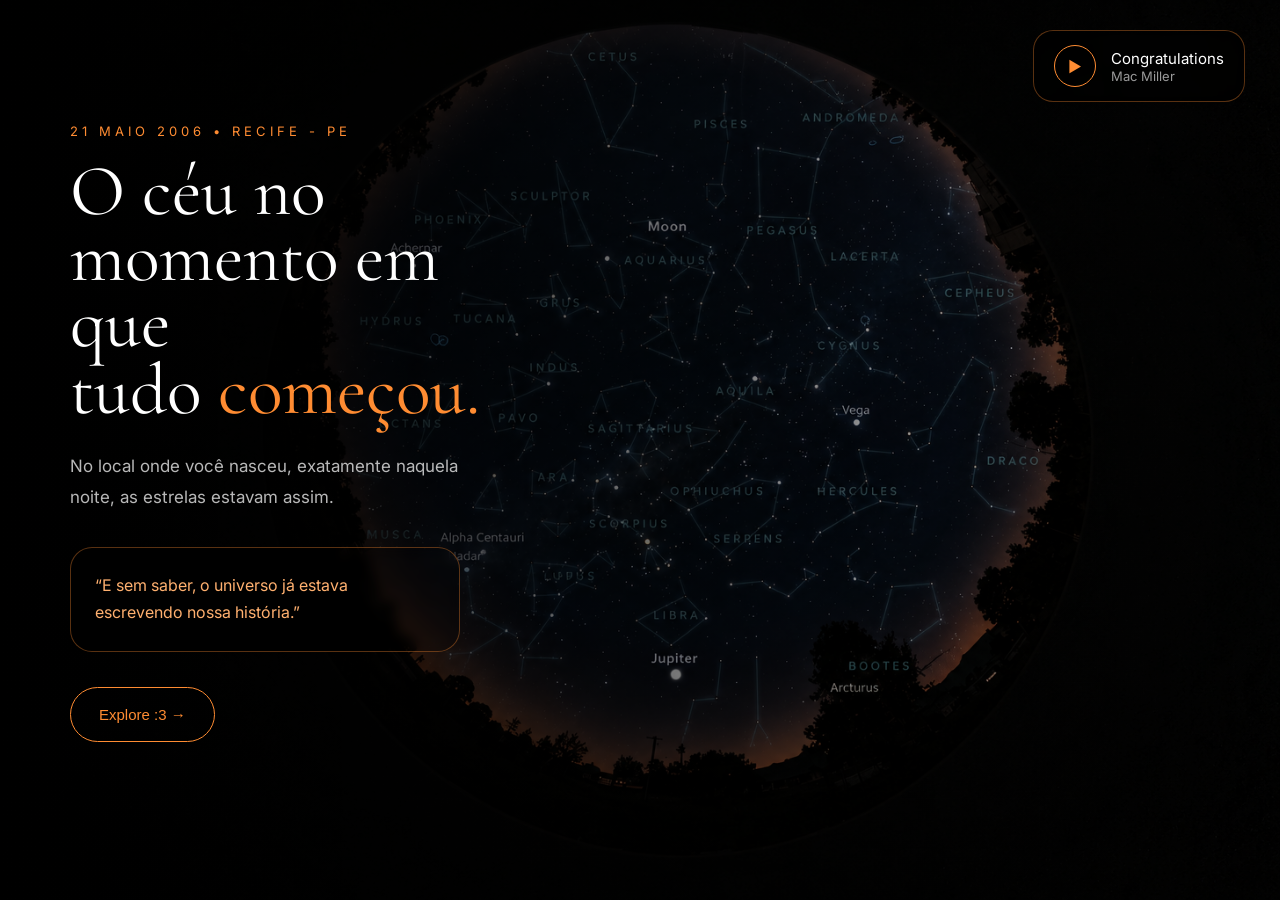
<file: index.html>
<!DOCTYPE html>
<html lang="pt-BR">

<head>
    <meta charset="UTF-8">
    <meta name="viewport" content="width=device-width, initial-scale=1.0">

    <title>21.05</title>

    <!-- Fontes -->
    <link href="https://fonts.googleapis.com/css2?family=Cormorant+Garamond:wght@300;400;600&family=Inter:wght@300;400&display=swap" rel="stylesheet">

    <!-- CSS -->
    <link rel="stylesheet" href="./style3.css">
</head>

<body>

    <!-- Overlay escuro -->
    <div class="overlay"></div>

    <!-- Player -->
    <div class="music-player" id="musicBtn">

        <div class="icon" id="icon">
            ▶
        </div>

        <div class="music-info">
            <span class="song">
                Congratulations
            </span>

            <span class="artist">
                Mac Miller
            </span>
        </div>

    </div>

    <!-- Conteúdo -->
    <div class="content">

        <span class="date">
            21 Maio 2006 • Recife - PE
        </span>

        <h1>
            O céu no<br>
            momento em que<br>
            tudo <span>começou.</span>
        </h1>

        <p class="main-text">
            No local onde você nasceu,
            exatamente naquela noite,
            as estrelas estavam assim.
        </p>

        <div class="quote">
            “E sem saber, o universo já
            estava escrevendo nossa história.”
        </div>

        <button class="explore-btn" onclick="explorar()">
            Explore :3 →
        </button>

    </div>

    <!-- Música -->
    <audio id="song">
        <source src="mac.mp3" type="audio/mp3">
    </audio>

    <!-- JavaScript -->
    <script src="javastarpage.js"></script>

</body>

</html>
</file>
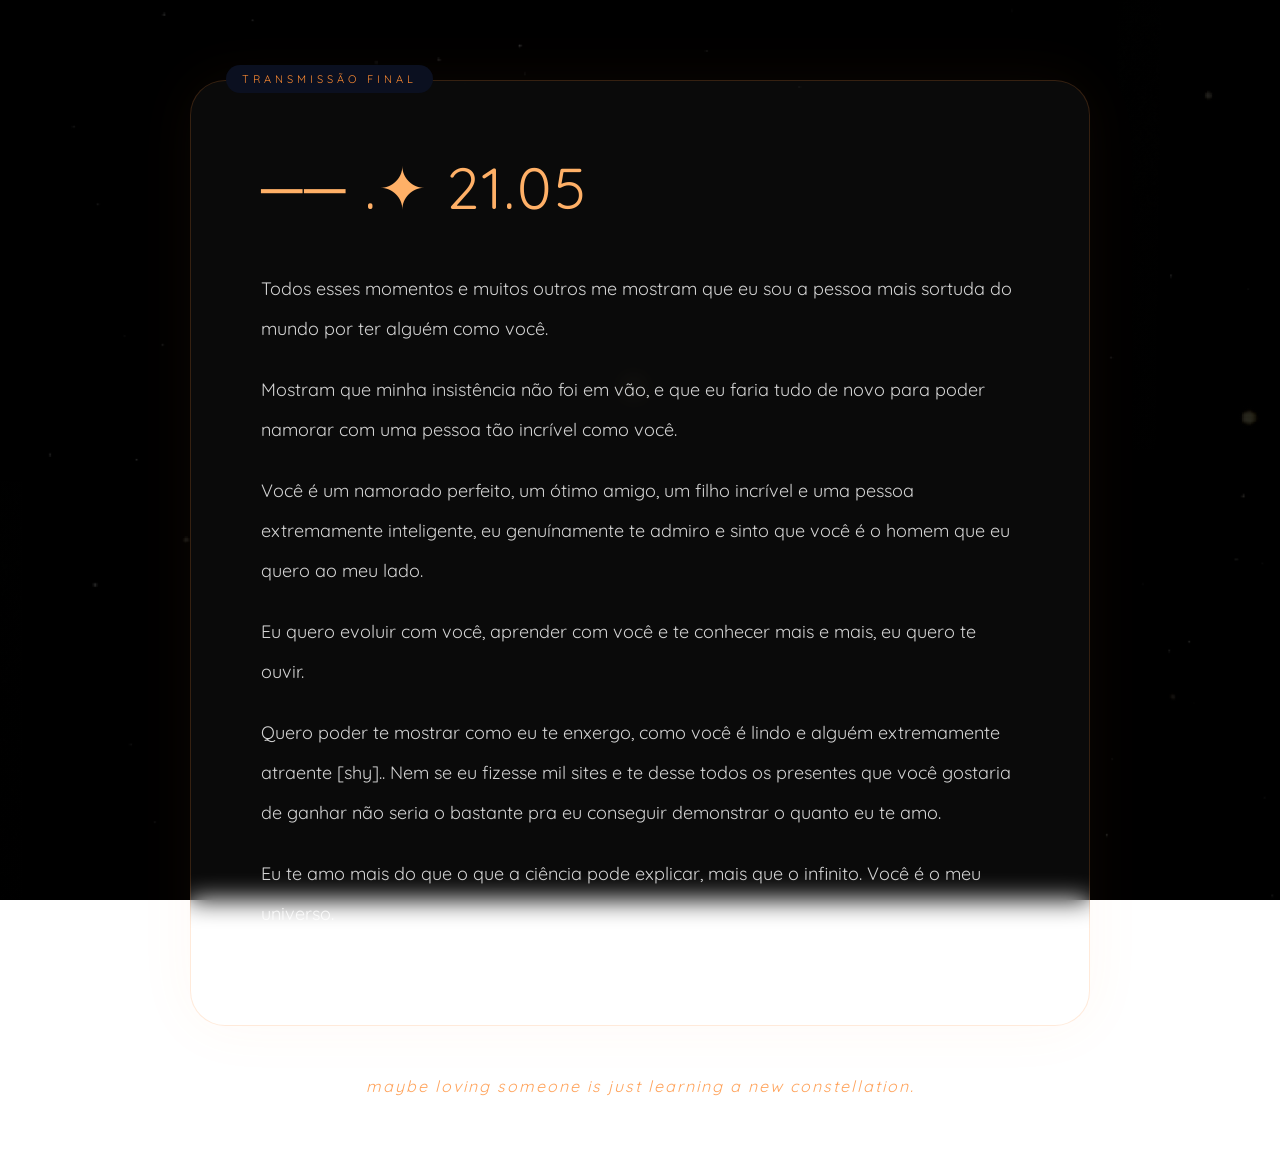
<file: carta.html>
<!DOCTYPE html>
<html lang="pt-BR">
<head>
    <meta charset="UTF-8">
    <meta name="viewport" content="width=device-width, initial-scale=1.0">
    
    <title>21.05</title>

    <link rel="preconnect" href="https://fonts.googleapis.com">
    <link rel="preconnect" href="https://fonts.gstatic.com" crossorigin>

    <link href="https://fonts.googleapis.com/css2?family=Quicksand:wght@300..700&display=swap" rel="stylesheet">
    
    <link rel="stylesheet" href="style2.css">
</head>

<body>

    <section class="carta">

        <h1>── .✦ 21.05</h1>

        <p>ㅤTodos esses momentos e muitos outros me mostram que eu sou a pessoa mais sortuda do mundo por ter alguém como você.</p>

        <p>ㅤMostram que minha insistência não foi em vão, e que eu faria tudo de novo para poder namorar com uma pessoa tão incrível como você.</p>

        <p>ㅤVocê é um namorado perfeito, um ótimo amigo, um filho incrível e uma pessoa extremamente inteligente, eu genuínamente te admiro e sinto que você é o homem que eu quero ao meu lado.</p>

        <p>ㅤEu quero evoluir com você, aprender com você e te conhecer mais e mais, eu quero te ouvir.</p>

        <p>ㅤQuero poder te mostrar como eu te enxergo, como você é lindo e alguém extremamente atraente [shy].. Nem se eu fizesse mil sites e te desse todos os presentes que você gostaria de ganhar não seria o bastante pra eu conseguir demonstrar o quanto eu te amo.</p>

        <p>ㅤEu te amo mais do que o que a ciência pode explicar, mais que o infinito. Você é o meu universo.</p>

    </section>

    <p class="final-line">
        maybe loving someone is just learning a new constellation.
    </p>

</body>
</html>
</file>
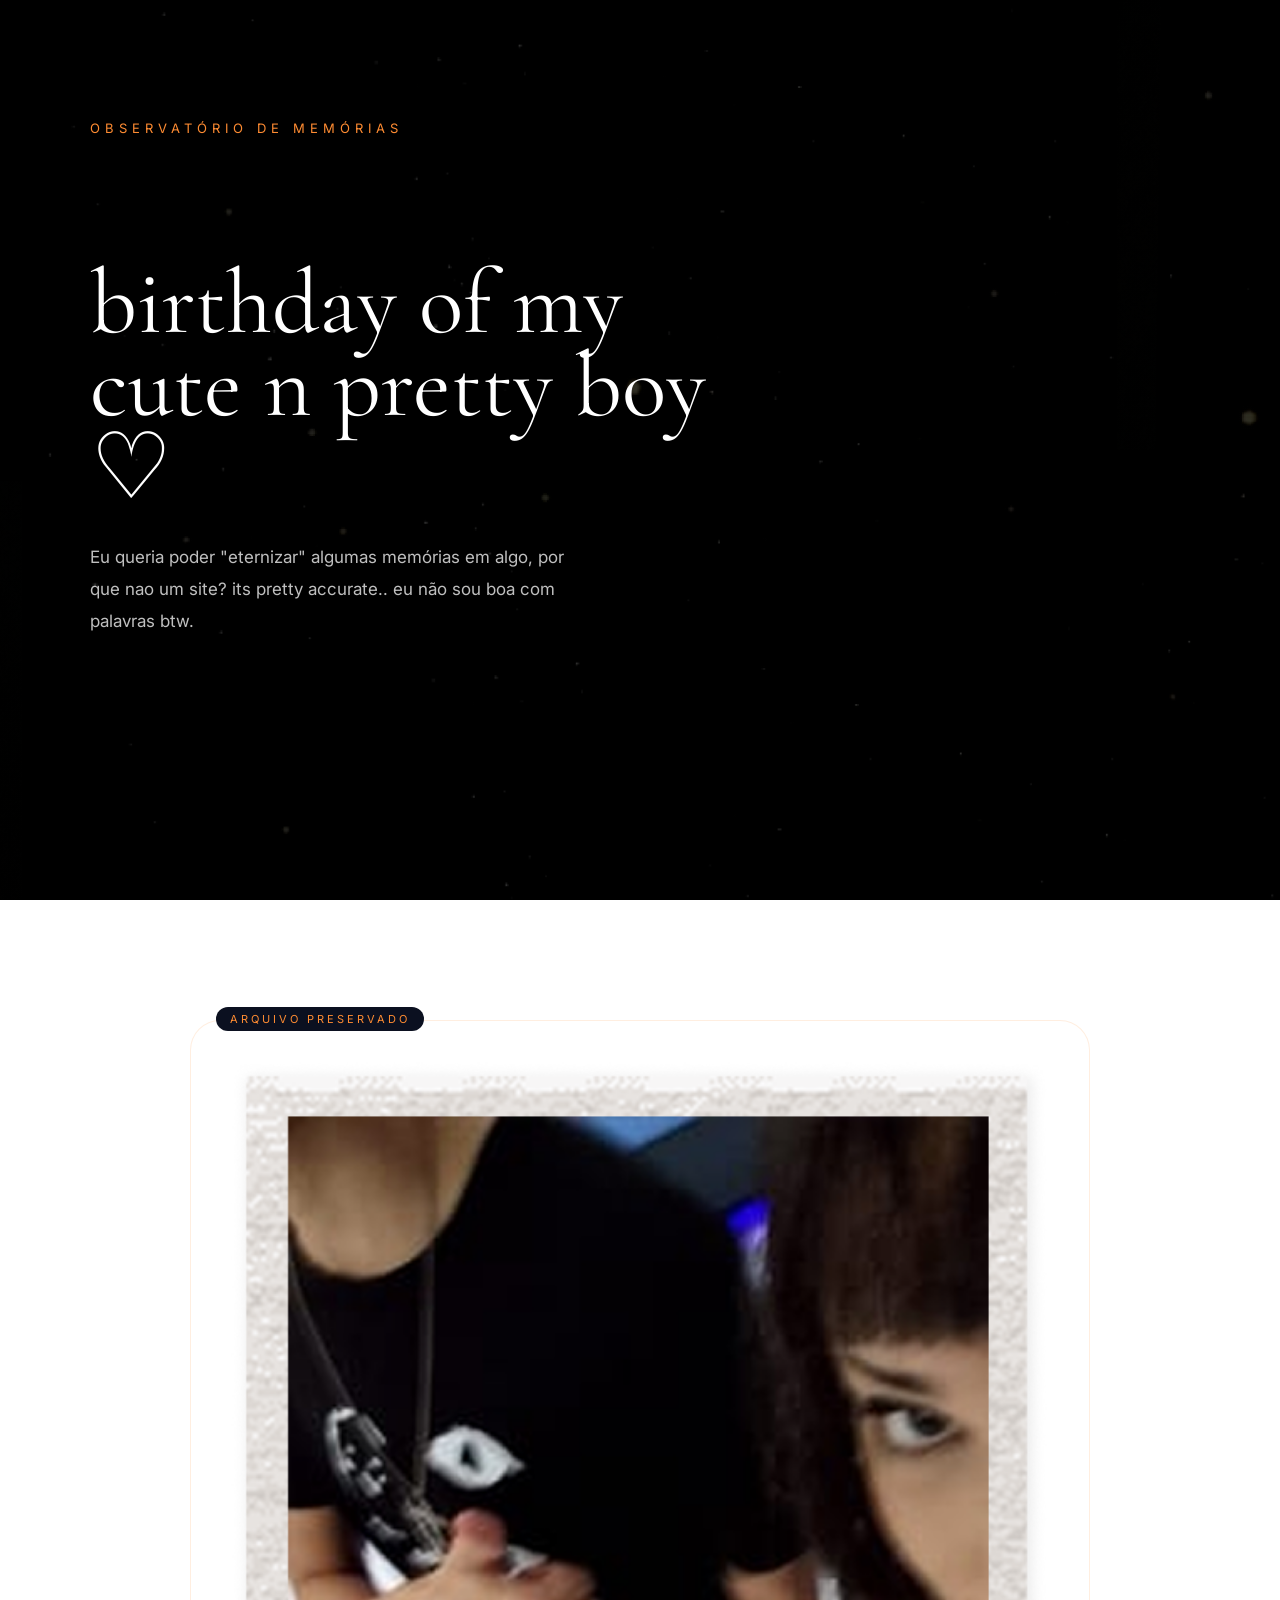
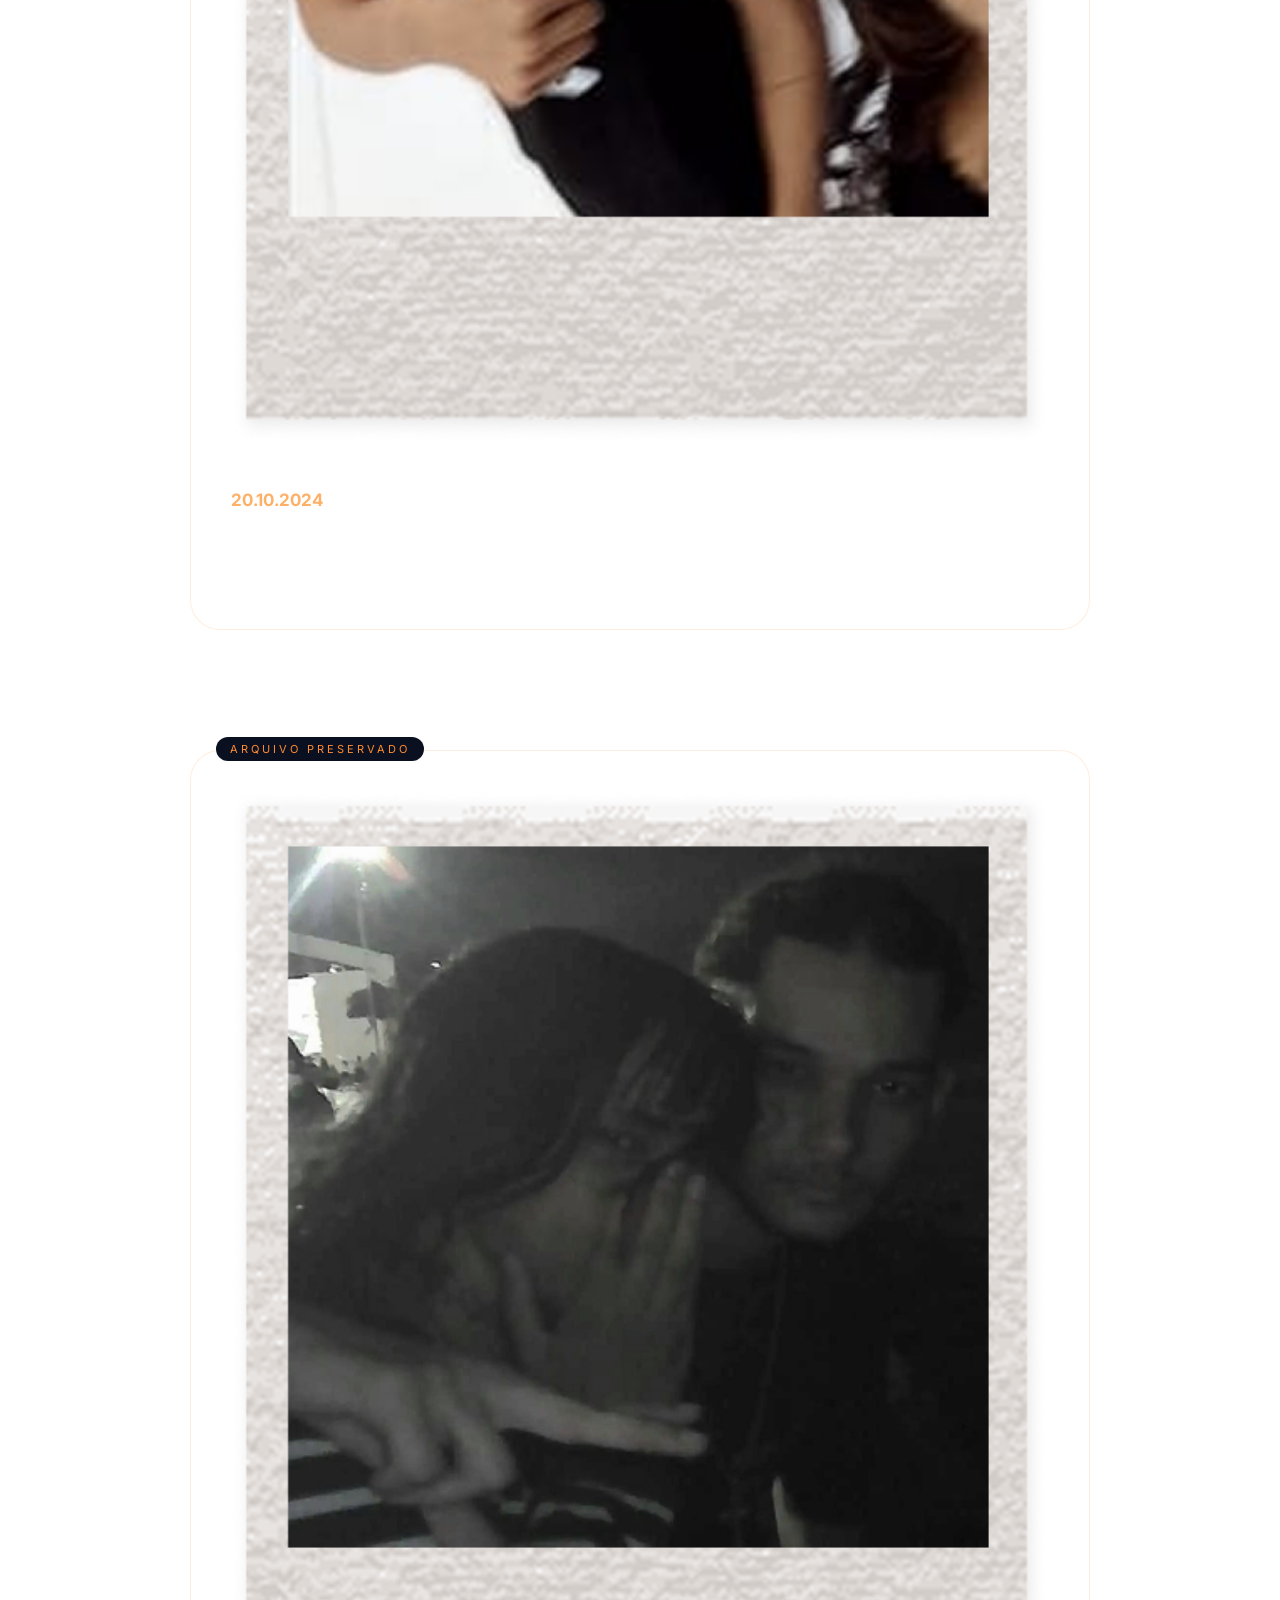
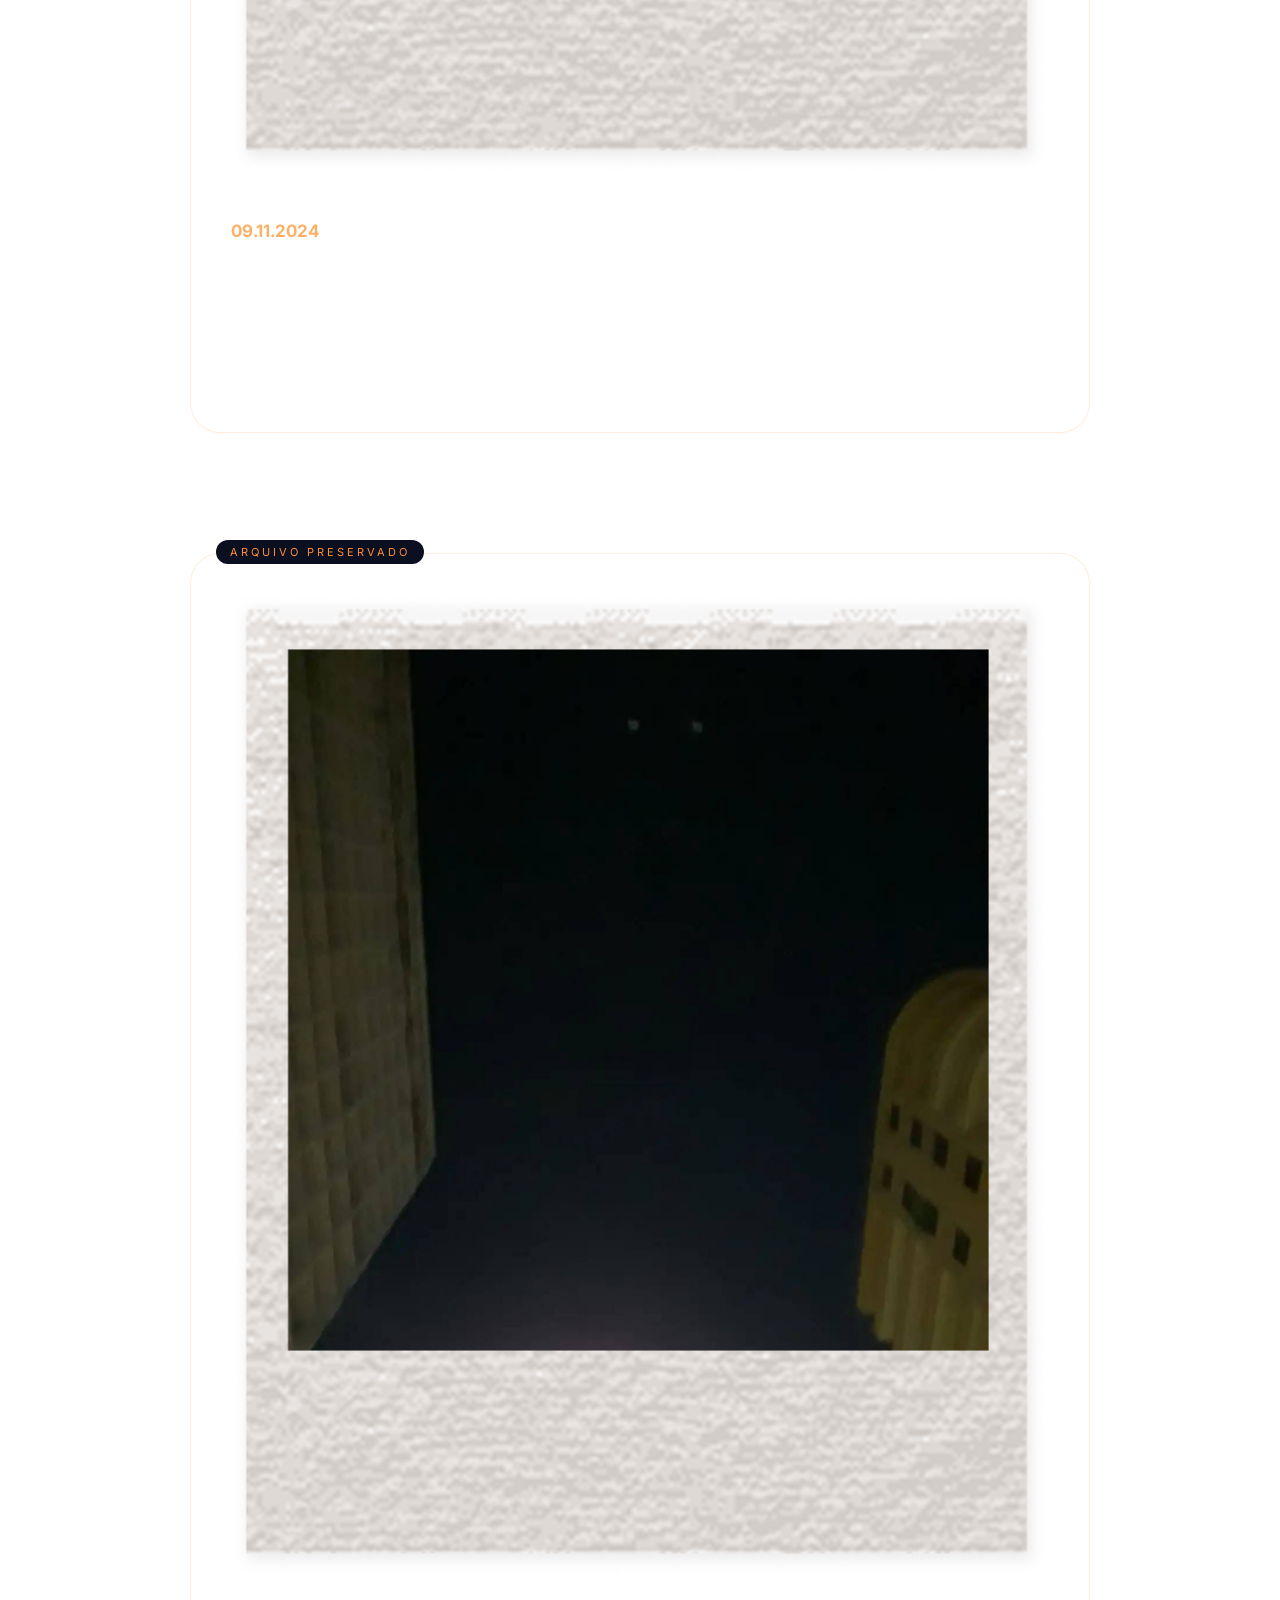
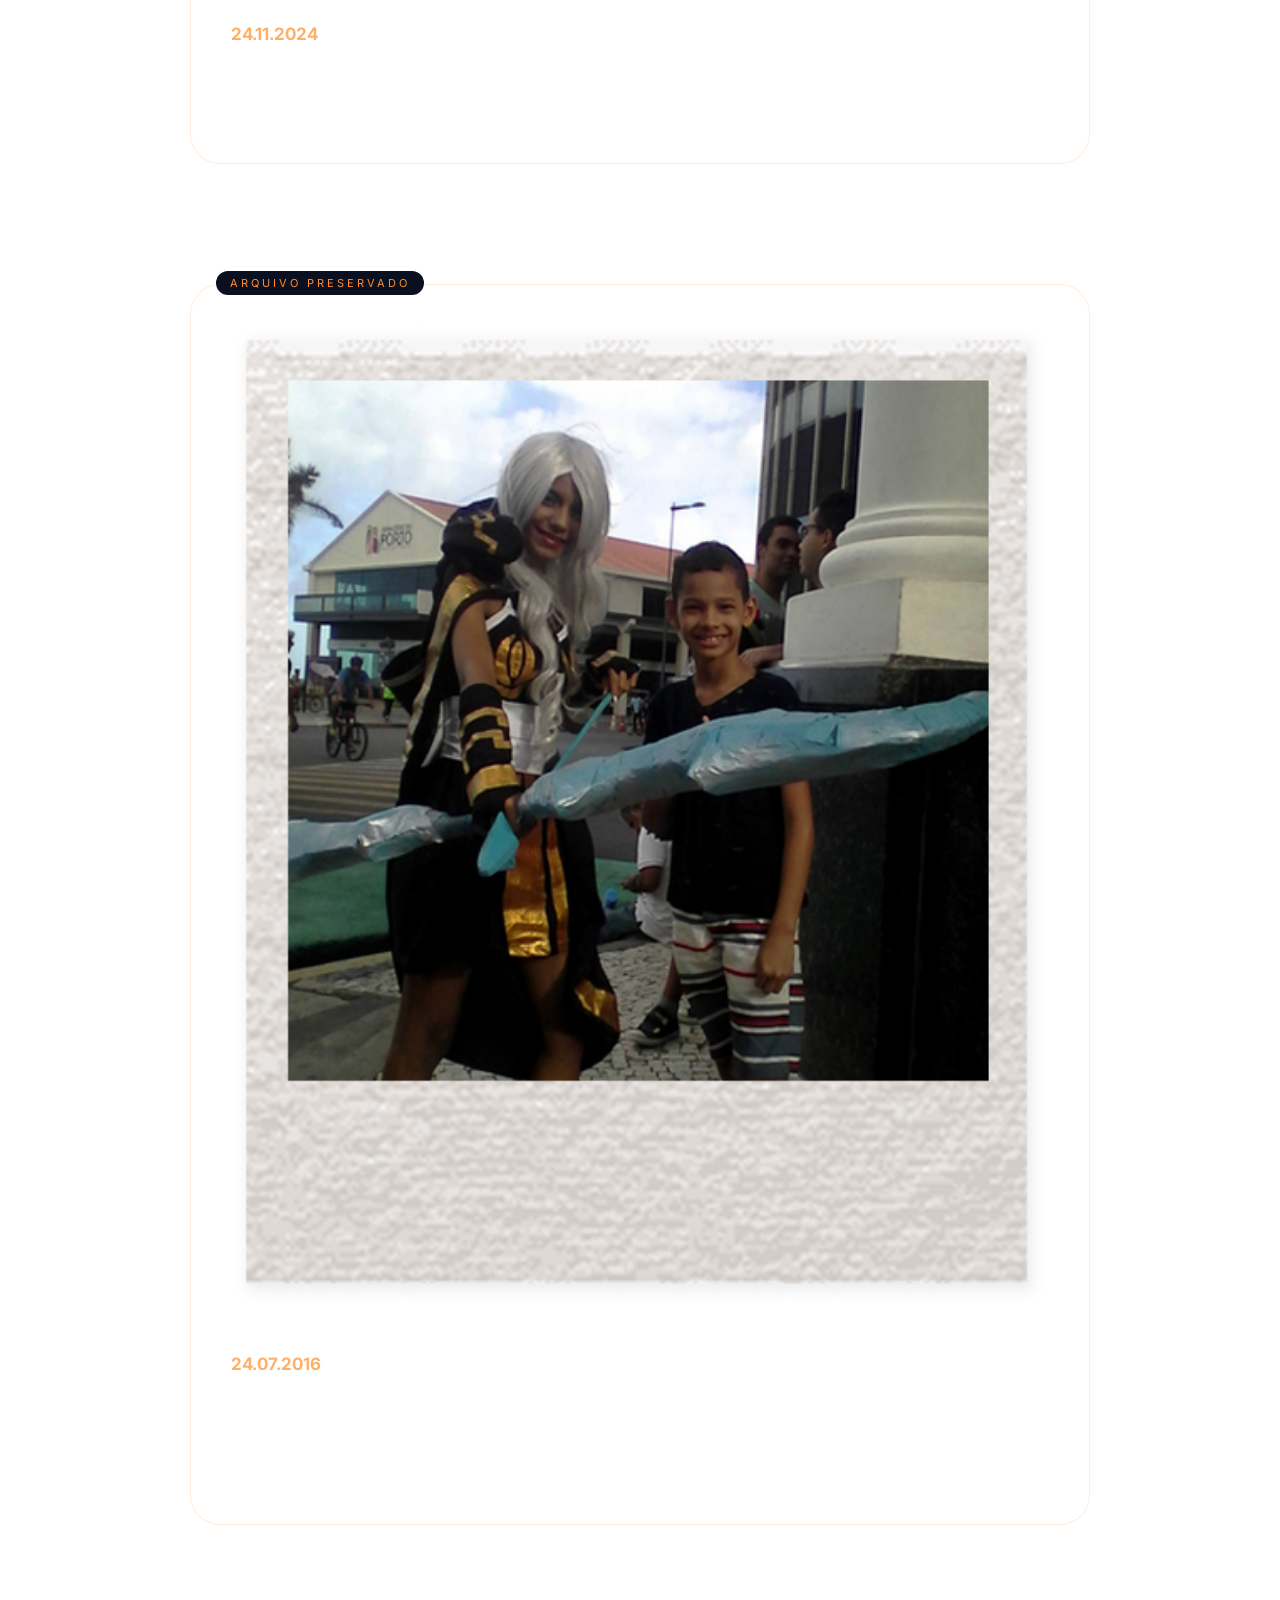
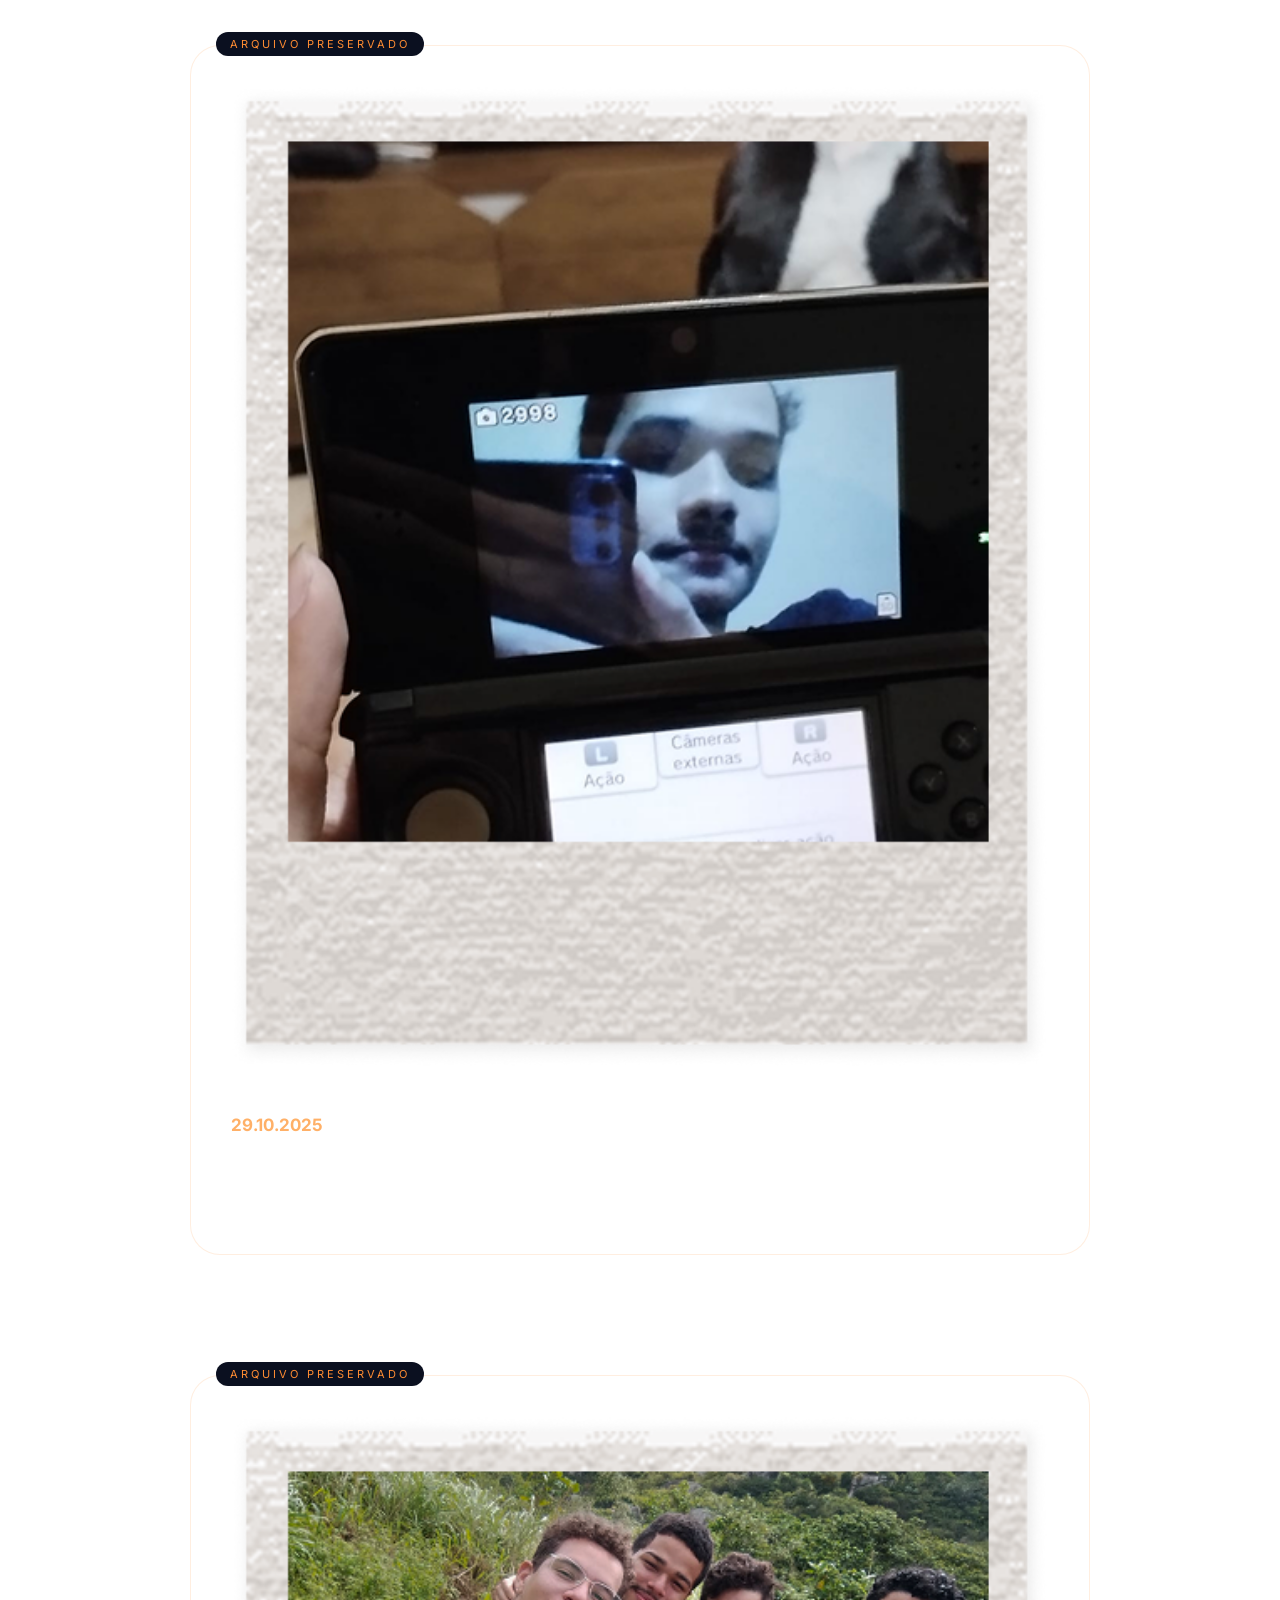
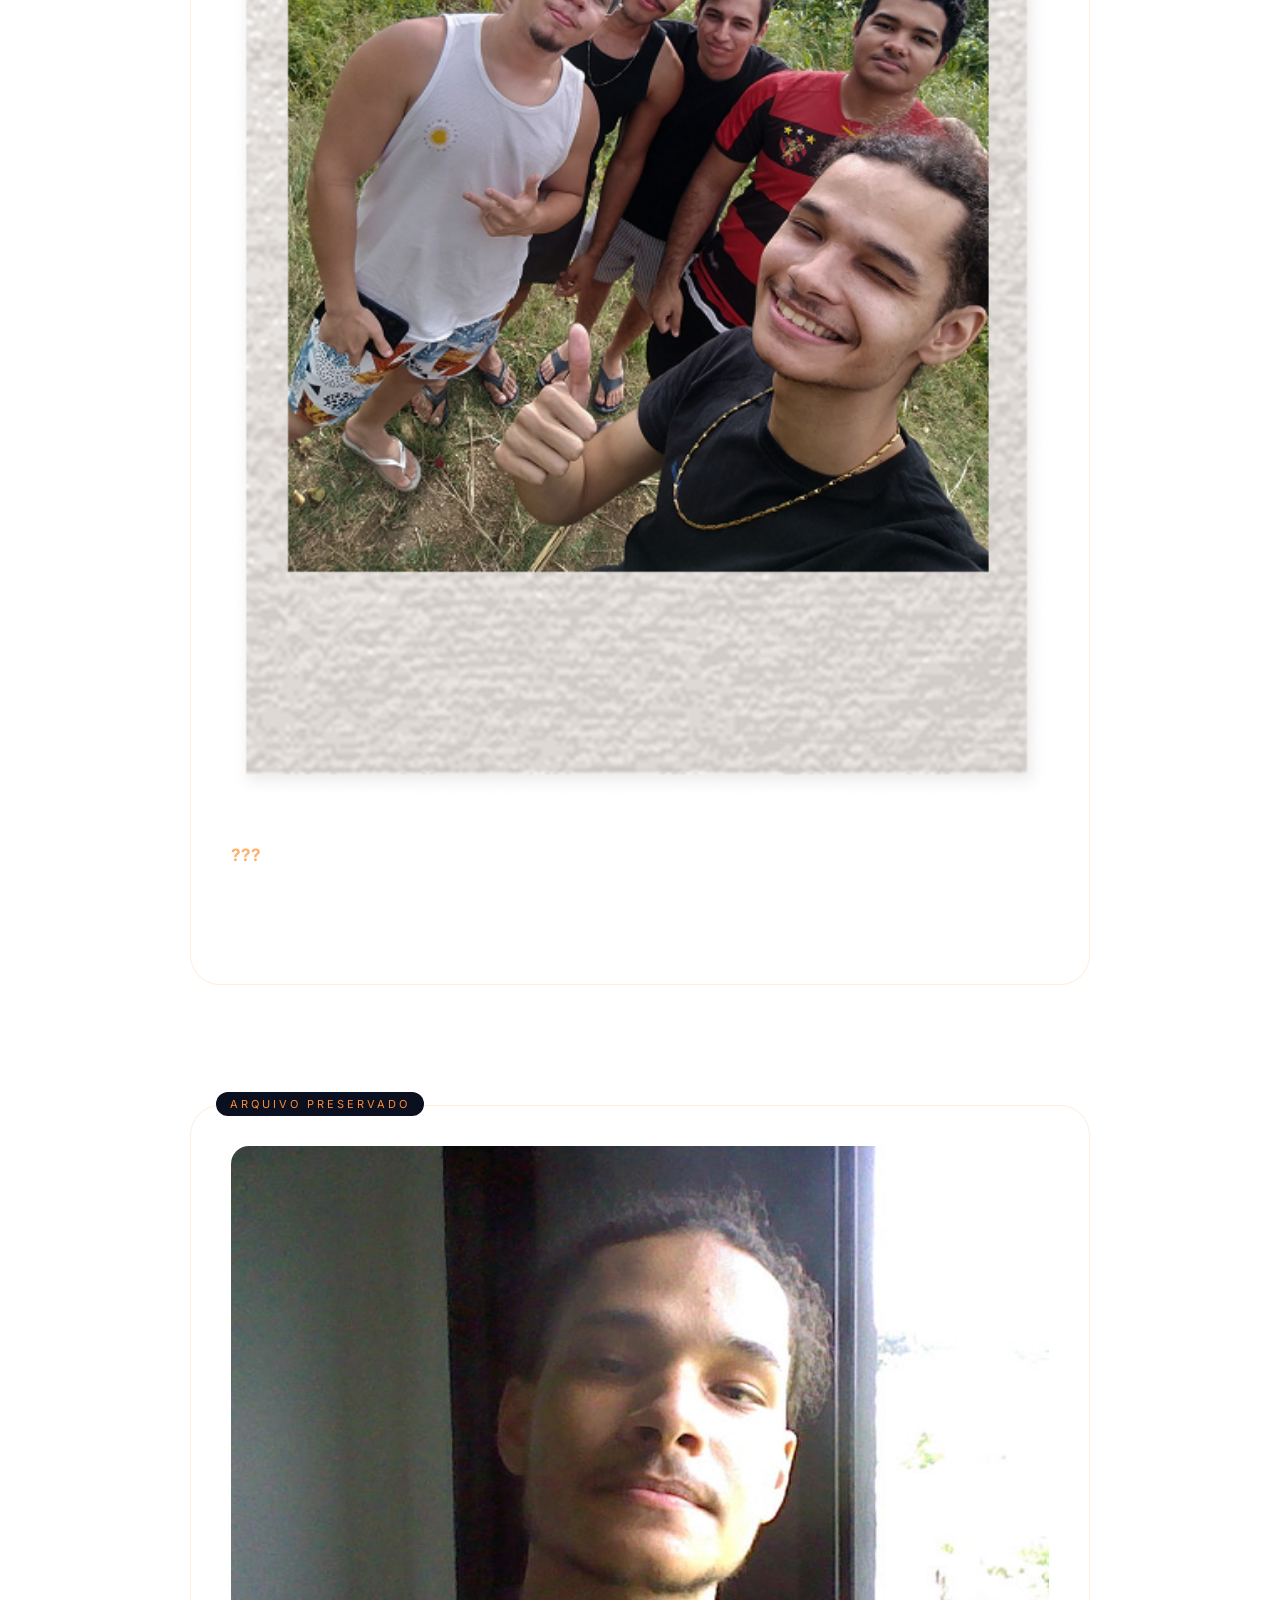
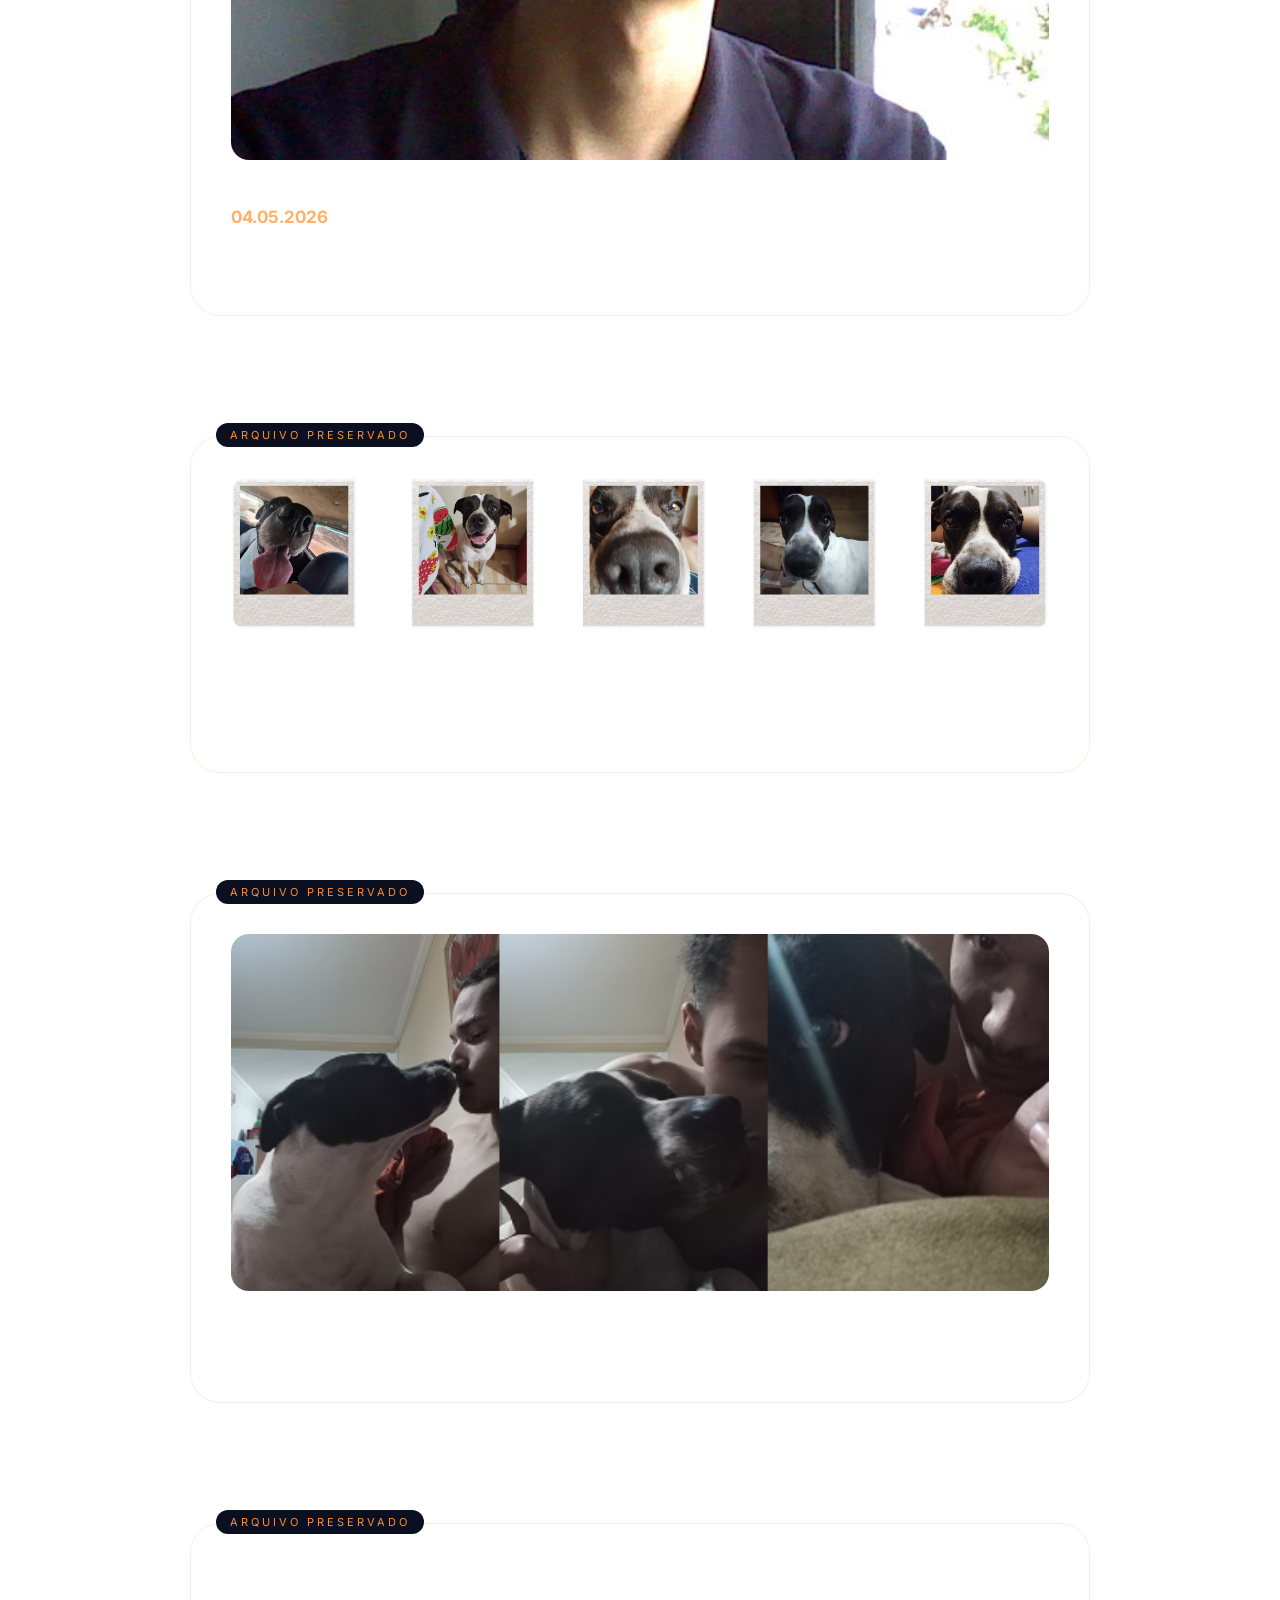
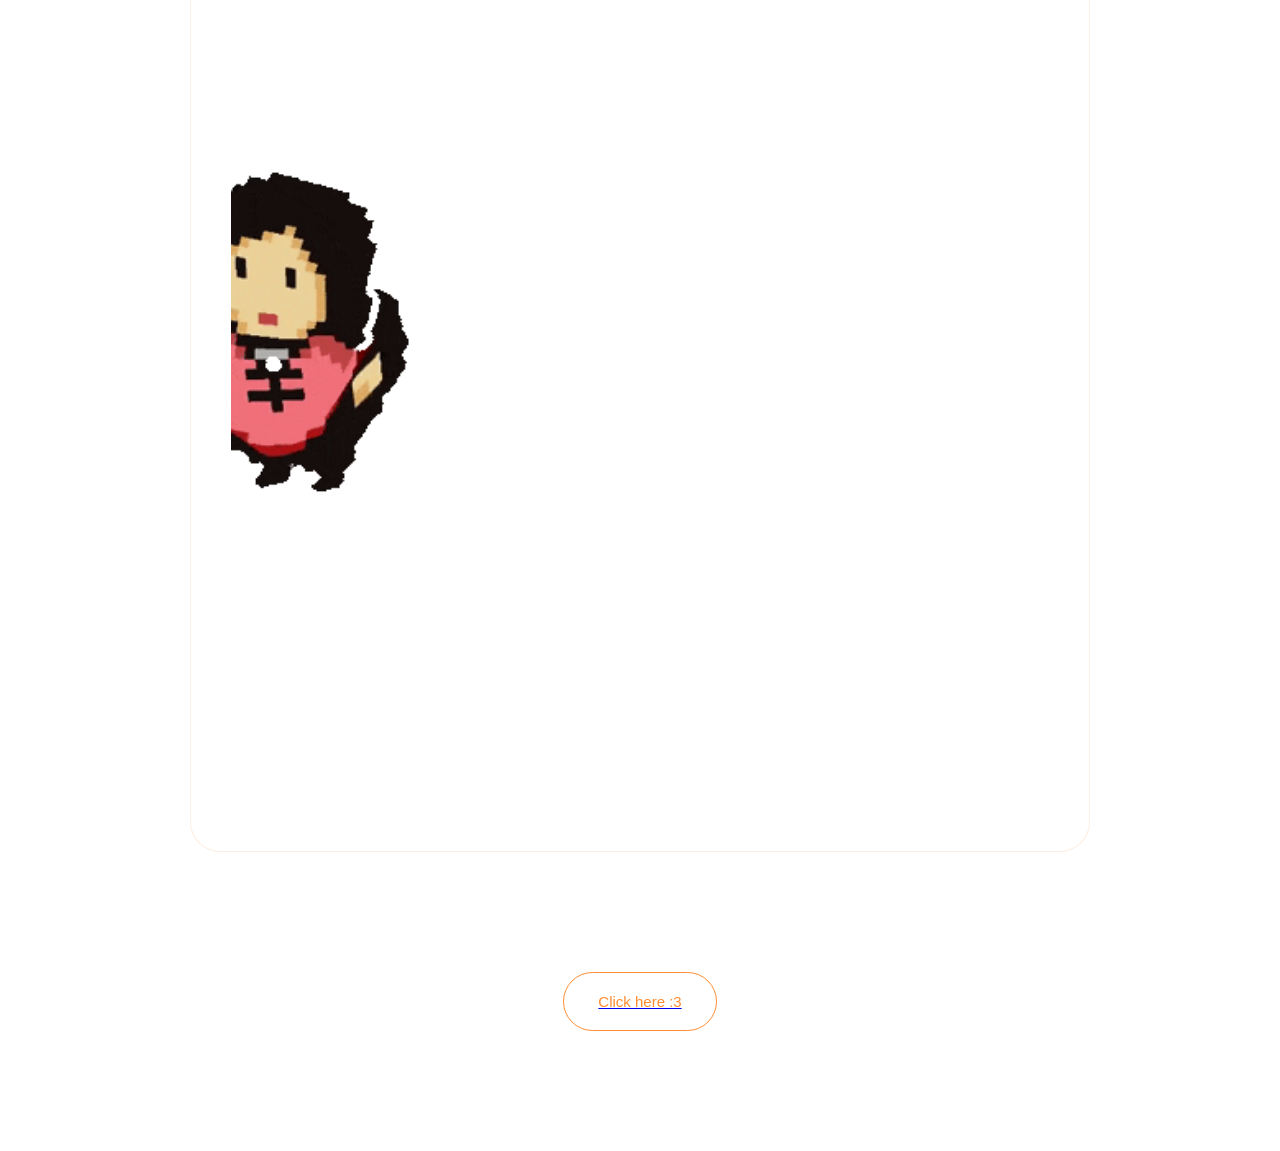
<file: photos.html>
<!DOCTYPE html>
<html lang="pt-BR">
<head>
    <meta charset="UTF-8">
    <title>21.05</title>
    <link href="https://fonts.googleapis.com/css2?family=Cormorant+Garamond:wght@300;400;600&family=Inter:wght@300;400&display=swap" rel="stylesheet">
    <link rel="stylesheet" href="style.css">
</head>

<body>

    <section class="hero">
        <h1>birthday of my cute n pretty boy ♡</h1>
        <p>
            Eu queria poder "eternizar" algumas memórias em algo, por que nao um site? its pretty accurate..
            eu não sou boa com palavras btw.
        </p>
    </section>

    <section class="memorys">
        <img src="polaroid07.png">
        <p><b>20.10.2024</b></p>
        <p>Essa é a primeira foto que tiramos juntos, não é bem uma foto, like wow, mas eu até botei de wallpaper uma vez.</p>
    </section>

    <section class="memorys">
        <img src="polaroid05.png">
        <p><b>09.11.2024</b></p>
        <p>Essa aquilles tirou da gente no rec'n play com a minha câmera, quando você me agarrou daquele jeito eu fiquei com vergonha e me perguntei "ele fez isso tão naturalmente, será que ele faz isso com todas? [angry]". Até cheguei a postar na minha antiga conta privada com "Back to the Old House" do The Smiths;</p>
        <p>"𝙰𝚗𝚍 𝚢𝚘𝚞 𝚗𝚎𝚟𝚎𝚛 𝚔𝚗𝚎𝚠 𝚑𝚘𝚠 𝚖𝚞𝚌𝚑 𝙸 𝚛𝚎𝚊𝚕𝚕𝚢 𝚕𝚒𝚔𝚎𝚍 𝚢𝚘𝚞, 𝚋𝚎𝚌𝚊𝚞𝚜𝚎 𝙸 𝚗𝚎𝚟𝚎𝚛 𝚎𝚟𝚎𝚗 𝚝𝚘𝚕𝚍 𝚢𝚘𝚞"</p>
    </section>

    <section class="memorys">
        <img src="polaroid06.png">
        <p><b>24.11.2024</b></p>
        <p>Essa foto não é nossa, yk, mas é uma foto simbólica de um dia bem ruim, na verdade. Eu não conseguia parar de pensar em você, eu tive medo de te perder do começo ao fim.</p>
    </section>

    <section class="memorys">
        <img src="polaroid09.png">
        <p><b>24.07.2016</b></p>
        <p>Essa aqui também não é nossa, mas eu acredito que tenha sido um momento divertido para você; Se você está feliz, eu também estou. Essa foto é muito fofa, queria ter colocado a sua foto com o boné do John John, mas não achei.</p>
    </section>

    <section class="memorys">
        <img src="polaroid08.png">
        <p><b>29.10.2025</b></p>
        <p>Quando você ganhou seu 3ds, você tava tão ansioso e feliz pra jogar, eu adorei acompanhar isso. Eu nem me interessava tanto por consoles, mas é legal ouvir você falar sobre.</p>
    </section>

    <section class="memorys">
        <img src="polaroid01.png">
        <p><b>???</b></p>
        <p>Viagem no interior com os meninos, na verdade eu não gosto muito dessa foto, era para eu estar nessa foto em vez deles.. im feel a little bit jealousy.. mas sei que foi divertido pra você</p>
    </section>

    <section class="memorys">
        <img src="samuel.jpeg">
        <p><b>04.05.2026</b></p>
        <p>Essa foto é só para você lembrar o quão lindo vc é mesmo numa câmera de qualidade ruim.</p>
    </section>

    <section class="memorys">
        <img src="polaroidspacato.png">
        <p>E claro que precisa ter algumas das milhares de fotos de pacato, essas fotos foram o que mais nos uniu durante momentos sem conversas.</p>
    </section>

    <section class="memorys">
        <img src="sequencia.png">
        <p>Essas são minhas fotos favoritas.</p>
    </section>

    <section class="memorys">
        <img src="lisas.gif">
    </section>

    <a href="carta.html">
        <button>Click here :3</button>
    </a>

</body>
</html>
</file>
<file: style3.css>
*{
    margin:0;
    padding:0;
    box-sizing:border-box;
}

body{
    width:100%;
    height:100vh;

    overflow:hidden;

    position:relative;

    font-family:'Inter', sans-serif;
    color:white;

    background-image:url('ceu.png');
    background-size:cover;
    background-position:center;
    background-repeat:no-repeat;

    animation:zoomBackground 30s ease-in-out infinite alternate;
}

/* Overlay escuro */

.overlay{
    position:absolute;

    width:100%;
    height:100%;

    top:0;
    left:0;

    background:
    linear-gradient(
        to right,
        rgba(0,0,0,0.98),
        rgba(0,0,0,0.55),
        rgba(0,0,0,0.15)
    );

    z-index:1;
}

/* Conteúdo */

.content{
    position:relative;

    z-index:5;

    width:550px;

    padding-left:70px;
    padding-top:120px;

    animation:fadeUp 2s ease;
}

/* Data */

.date{
    color:#ff8c32;

    font-size:13px;

    letter-spacing:4px;

    text-transform:uppercase;
}

/* Título */

h1{
    font-family:'Cormorant Garamond', serif;

    font-size:72px;

    line-height:0.92;

    margin-top:18px;
    margin-bottom:28px;

    font-weight:400;
}

h1 span{
    color:#ff8c32;
}

/* Texto */

.main-text{
    width:420px;

    color:rgba(255,255,255,0.72);

    line-height:1.8;

    font-size:17px;
}

/* Caixa da frase */

.quote{
    margin-top:35px;

    width:390px;

    padding:24px;

    border-radius:22px;

    border:1px solid rgba(255,140,50,0.35);

    background:rgba(0,0,0,0.18);

    backdrop-filter:blur(6px);

    color:#ffb06f;

    line-height:1.7;
}

/* Botão */

.explore-btn{
    margin-top:35px;

    background:transparent;

    border:1px solid #ff8c32;

    color:#ff8c32;

    padding:18px 28px;

    border-radius:999px;

    cursor:pointer;

    font-size:15px;

    transition:0.3s;
}

.explore-btn:hover{
    background:#ff8c32;

    color:black;

    transform:translateY(-3px);
}

/* Player */

.music-player{
    position:absolute;

    top:30px;
    right:35px;

    z-index:10;

    display:flex;
    align-items:center;
    gap:15px;

    padding:14px 20px;

    border-radius:20px;

    border:1px solid rgba(255,140,50,0.35);

    background:rgba(0,0,0,0.25);

    backdrop-filter:blur(8px);

    cursor:pointer;

    transition:0.3s;
}

.music-player:hover{
    transform:scale(1.03);
}

.icon{
    width:42px;
    height:42px;

    border-radius:50%;

    border:1px solid #ff8c32;

    display:flex;
    align-items:center;
    justify-content:center;

    color:#ff8c32;

    font-size:15px;
}

.music-info{
    display:flex;
    flex-direction:column;
}

.song{
    font-size:15px;
}

.artist{
    font-size:13px;

    color:rgba(255,255,255,0.6);
}

/* Animações */

@keyframes fadeUp{

    from{
        opacity:0;
        transform:translateY(40px);
    }

    to{
        opacity:1;
        transform:translateY(0);
    }

}

@keyframes zoomBackground{

    from{
        background-size:100%;
    }

    to{
        background-size:105%;
    }

}

/* RESPONSIVIDADE */

@media(max-width: 900px){

    body{
        overflow:auto;
    }

    .content{
        width:100%;
        padding-left:30px;
        padding-right:30px;
        padding-top:120px;
    }

    h1{
        font-size:54px;
    }

    .main-text,
    .quote{
        width:100%;
        max-width:420px;
    }

}

@media(max-width: 600px){

    .music-player{
        top:20px;
        right:20px;

        padding:10px 14px;
        gap:10px;
    }

    .icon{
        width:36px;
        height:36px;

        font-size:13px;
    }

    .song{
        font-size:13px;
    }

    .artist{
        font-size:11px;
    }

    .content{
        padding-top:140px;
    }

    h1{
        font-size:42px;
    }

    .main-text{
        font-size:15px;
        line-height:1.7;
    }

    .quote{
        padding:18px;
        font-size:14px;
    }

    .explore-btn{
        width:100%;
        max-width:280px;
    }

}
</file>
<file: style2.css>
*{
    margin:0;
    padding:0;
    box-sizing:border-box;
}

body{

    min-height:100vh;

    display:flex;
    flex-direction:column;

    align-items:center;
    justify-content:center;

    padding:80px 20px;

    overflow-x:hidden;

    font-family:'Quicksand', sans-serif;

    color:white;

    background-image:
    linear-gradient(
        rgba(0,0,0,0.82),
        rgba(0,0,0,0.88)
    ),
    url('ceu2.png');

    background-size:cover;
    background-position:center;
    background-attachment:fixed;
}

/* CARTA */

.carta{

    width:900px;

    max-width:100%;

    padding:70px;

    border-radius:35px;

    background:rgba(255,255,255,0.04);

    backdrop-filter:blur(12px);

    border:1px solid rgba(255,140,50,0.18);

    box-shadow:
    0 0 60px rgba(255,140,50,0.05);

    animation:fadeUp 2s ease;

    position:relative;
}

/* etiqueta observatório */

.carta::before{

    content:"TRANSMISSÃO FINAL";

    position:absolute;

    top:-16px;
    left:35px;

    background:#0b1020;

    padding:7px 16px;

    border-radius:999px;

    font-size:11px;

    letter-spacing:4px;

    color:#ff8c32;
}

/* título */

.carta h1{

    font-size:58px;

    font-weight:400;

    margin-bottom:45px;

    color:#ffb067;

    letter-spacing:2px;
}

/* texto */

.carta p{

    color:rgba(255,255,255,0.82);

    line-height:2.2;

    font-size:18px;

    margin-bottom:22px;
}

/* brilho suave */

.carta:hover{

    border:1px solid rgba(255,140,50,0.35);

    transition:0.4s;
}

/* animação */

@keyframes fadeUp{

    from{
        opacity:0;
        transform:translateY(40px);
    }

    to{
        opacity:1;
        transform:translateY(0);
    }

}

.final-line{

    margin-top:50px;

    text-align:center;

    color:#ff8c32;

    font-style:italic;

    letter-spacing:2px;

    opacity:0.8;
}

/* RESPONSIVIDADE */

@media(max-width: 900px){

    .carta{

        width:100%;

        padding:45px 28px;
    }

    .carta h1{

        font-size:42px;
    }

    .carta p{

        font-size:16px;

        line-height:2;
    }

}

@media(max-width: 600px){

    body{
        padding:60px 15px;
    }

    .carta{

        padding:35px 22px;

        border-radius:25px;
    }

    .carta::before{

        left:20px;

        font-size:9px;

        letter-spacing:3px;
    }

    .carta h1{

        font-size:34px;

        margin-bottom:30px;
    }

    .carta p{

        font-size:15px;

        line-height:1.9;
    }

    .final-line{

        font-size:13px;

        padding:0 10px;
    }

}
</file>
<file: style.css>
*{
    margin:0;
    padding:0;
    box-sizing:border-box;
}

html{
    scroll-behavior:smooth;
}

body{
    font-family:'Inter', sans-serif;

    color:white;

    background-image:
    linear-gradient(
        rgba(0,0,0,0.82),
        rgba(0,0,0,0.82)
    ),
    url('ceu2.png');

    background-size:cover;
    background-position:center;
    background-attachment:fixed;

    overflow-x:hidden;
}

/* HERO */

.hero{
    min-height:100vh;

    display:flex;
    flex-direction:column;
    justify-content:center;

    padding-left:90px;

    position:relative;
}

.hero::before{
    content:"OBSERVATÓRIO DE MEMÓRIAS";

    position:absolute;

    top:120px;
    left:90px;

    letter-spacing:5px;

    font-size:13px;

    color:#ff8c32;
}

.hero h1{
    font-family:'Cormorant Garamond', serif;

    font-size:92px;

    line-height:0.9;

    max-width:700px;

    margin-bottom:30px;

    font-weight:400;

    animation:fadeUp 2s ease;
}

.hero p{
    width:500px;

    line-height:1.9;

    color:rgba(255,255,255,0.75);

    font-size:17px;

    animation:fadeUp 2.8s ease;
}

/* MEMÓRIAS */

.memorys{
    width:900px;

    margin:120px auto;

    padding:40px;

    border-radius:30px;

    background:rgba(255,255,255,0.04);

    backdrop-filter:blur(10px);

    border:1px solid rgba(255,140,50,0.15);

    transition:0.4s;

    position:relative;
}

/* brilho */

.memorys:hover{
    transform:translateY(-10px);

    border:1px solid rgba(255,140,50,0.4);

    box-shadow:
    0 0 40px rgba(255,140,50,0.08);
}

/* texto acima */

.memorys::before{
    content:"ARQUIVO PRESERVADO";

    position:absolute;

    top:-14px;
    left:25px;

    background:#0b1020;

    padding:5px 14px;

    border-radius:999px;

    font-size:11px;

    letter-spacing:3px;

    color:#ff8c32;
}

/* imagens */

.memorys img{
    width:100%;

    border-radius:18px;

    margin-bottom:25px;

    transition:0.4s;
}

.memorys img:hover{
    transform:scale(1.01);
}

/* textos */

.memorys p{
    line-height:1.9;

    color:rgba(255,255,255,0.78);

    margin-top:12px;

    font-size:16px;
}

.memorys b{
    color:#ffb067;

    font-size:17px;
}

/* botão final */

button{
    display:block;

    margin:120px auto;

    background:transparent;

    border:1px solid #ff8c32;

    color:#ff8c32;

    padding:20px 34px;

    border-radius:999px;

    cursor:pointer;

    font-size:15px;

    transition:0.3s;
}

button:hover{
    background:#ff8c32;

    color:black;

    transform:translateY(-5px);
}

/* LOADING SCREEN */

#loader{
    position:fixed;

    width:100%;
    height:100vh;

    background:#030712;

    z-index:99999;

    display:flex;
    align-items:center;
    justify-content:center;
}

.loader-content{
    text-align:center;

    color:#ffb067;

    font-family:'Courier New', monospace;

    letter-spacing:2px;
}

.loader-content p{
    margin:14px 0;

    opacity:0;

    animation:fadeText 1s forwards;
}

/* delays */

.loader-content p:nth-child(1){
    animation-delay:0.5s;
}

.loader-content p:nth-child(2){
    animation-delay:1.7s;
}

.loader-content p:nth-child(3){
    animation-delay:2.9s;
}

.loader-content span{
    display:block;

    margin-top:35px;

    color:rgba(255,255,255,0.4);

    font-size:13px;

    letter-spacing:5px;

    opacity:0;

    animation:fadeText 1s forwards;

    animation-delay:4s;
}

/* botão loading */

#continueBtn{

    margin-top:40px;

    padding:16px 26px;

    background:transparent;

    border:1px solid #ff8c32;

    color:#ff8c32;

    border-radius:999px;

    cursor:pointer;

    font-size:14px;

    letter-spacing:2px;

    opacity:0;

    transition:0.3s;

    animation:fadeButton 1s forwards;

    animation-delay:5s;
}

#continueBtn:hover{

    background:#ff8c32;

    color:black;

    transform:translateY(-3px);
}

/* animações */

@keyframes fadeText{

    from{
        opacity:0;
        transform:translateY(10px);
    }

    to{
        opacity:1;
        transform:translateY(0);
    }

}

@keyframes fadeButton{

    from{
        opacity:0;
    }

    to{
        opacity:1;
    }

}

@keyframes fadeUp{

    from{
        opacity:0;
        transform:translateY(40px);
    }

    to{
        opacity:1;
        transform:translateY(0);
    }

}

/* RESPONSIVIDADE */

@media(max-width: 980px){

    .memorys{
        width:90%;
        padding:25px;
    }

    .hero{
        padding-left:30px;
        padding-right:30px;
    }

    .hero::before{
        left:30px;
        top:80px;
    }

    .hero h1{
        font-size:58px;
    }

    .hero p{
        width:100%;
        max-width:500px;
    }

}

@media(max-width: 600px){

    .hero h1{
        font-size:42px;
    }

    .hero p{
        font-size:15px;
        line-height:1.7;
    }

    .memorys{
        margin:70px auto;
        padding:18px;
    }

    .memorys p{
        font-size:14px;
    }

    button{
        width:85%;
        padding:18px;
    }

}
</file>
